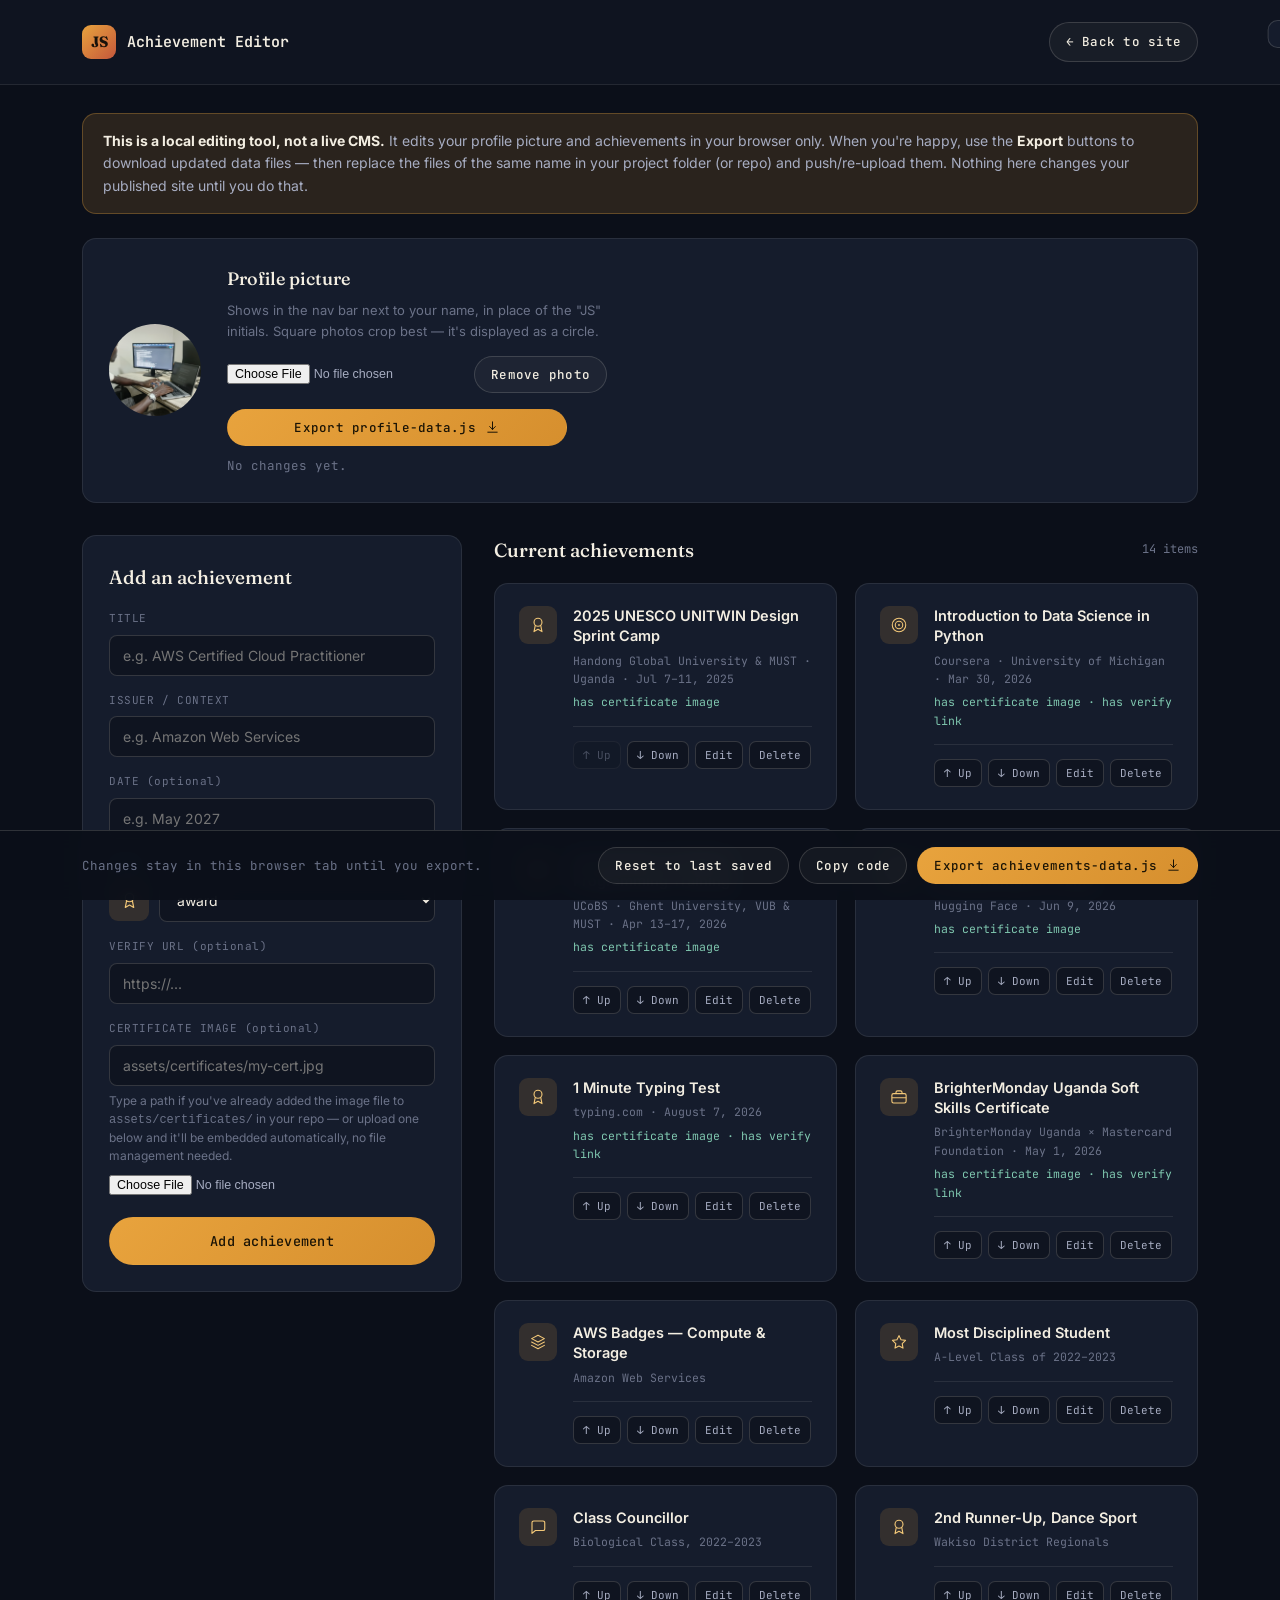
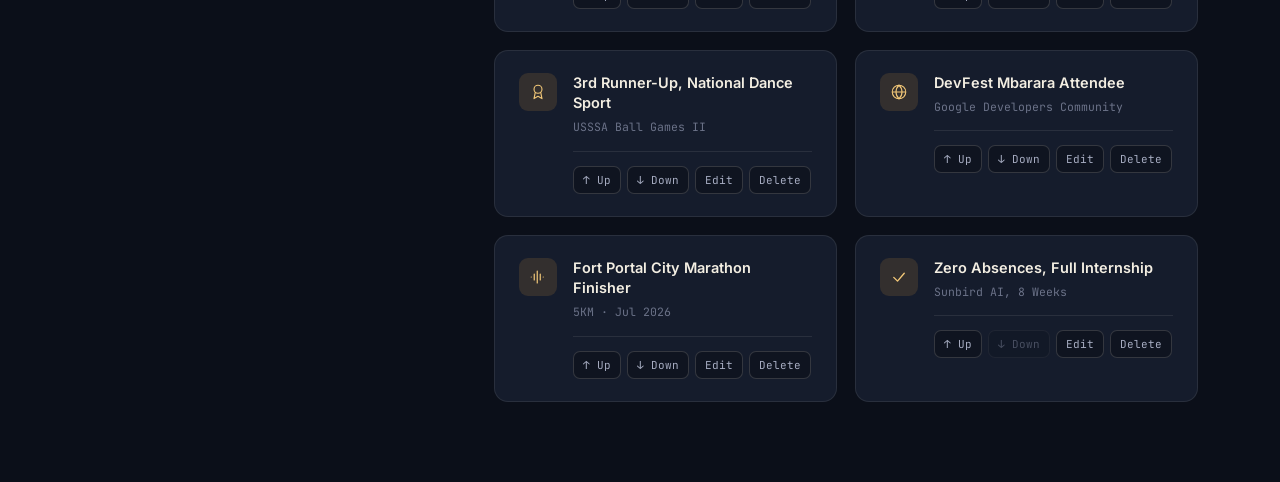
<file: admin.html>
<!DOCTYPE html>
<html lang="en">
<head>
<meta charset="UTF-8">
<meta name="viewport" content="width=device-width, initial-scale=1.0">
<title>Achievement Editor — Ssemuli Joseph Portfolio</title>
<meta name="robots" content="noindex, nofollow">
<link rel="icon" href="data:image/svg+xml,%3Csvg xmlns='http://www.w3.org/2000/svg' viewBox='0 0 32 32'%3E%3Crect width='32' height='32' rx='7' fill='%230B0F19'/%3E%3Cdefs%3E%3ClinearGradient id='g' x1='0' y1='0' x2='1' y2='1'%3E%3Cstop offset='0' stop-color='%23E8A33D'/%3E%3Cstop offset='1' stop-color='%23C4573B'/%3E%3C/linearGradient%3E%3C/defs%3E%3Ctext x='16' y='22' font-family='Georgia,serif' font-size='16' fill='url(%23g)' text-anchor='middle' font-weight='700'%3EJS%3C/text%3E%3C/svg%3E">
<link rel="stylesheet" href="css/style.css">
<style>
  /* Admin-only additions — scoped, don't touch the public site's CSS */
  body{ padding-bottom: 80px; }
  .adm-header{
    border-bottom: 1px solid var(--border);
    padding: 22px 0;
    background: var(--bg-1);
  }
  .adm-header .container{ display:flex; align-items:center; justify-content:space-between; flex-wrap:wrap; gap:14px; }
  .adm-title{ display:flex; align-items:center; gap:11px; font-family: var(--f-mono); font-weight:600; font-size: 15px; }
  .adm-title .glyph{
    width: 34px; height: 34px; border-radius: 9px;
    background: linear-gradient(135deg, var(--gold) 0%, var(--terracotta) 100%);
    display:flex; align-items:center; justify-content:center; color:#17110a;
    font-family: var(--f-display); font-weight:700; font-size:15px;
  }
  .adm-banner{
    margin: 28px 0 0;
    padding: 16px 20px;
    border: 1px solid rgba(232,163,61,0.3);
    background: var(--gold-dim);
    border-radius: var(--radius-m);
    font-size: 14px;
    color: var(--text-muted);
    line-height: 1.6;
  }
  .adm-banner strong{ color: var(--text); }
  .adm-layout{
    display: grid;
    grid-template-columns: 380px 1fr;
    gap: 32px;
    margin-top: 32px;
    align-items: start;
  }
  @media (max-width: 900px){ .adm-layout{ grid-template-columns: 1fr; } }

  .adm-profile-panel{
    display: flex;
    gap: 26px;
    align-items: center;
    background: var(--surface);
    border: 1px solid var(--border);
    border-radius: var(--radius-m);
    padding: 26px;
    margin-top: 24px;
    flex-wrap: wrap;
  }
  .adm-profile-avatar{
    width: 92px; height: 92px;
    border-radius: 50%;
    background: linear-gradient(135deg, var(--gold) 0%, var(--terracotta) 100%);
    display: flex; align-items: center; justify-content: center;
    color: #17110a;
    font-family: var(--f-display);
    font-weight: 700;
    font-size: 30px;
    flex-shrink: 0;
    overflow: hidden;
  }
  .adm-profile-avatar img{ width: 100%; height: 100%; object-fit: cover; display: block; }
  .adm-profile-controls{ flex: 1; min-width: 240px; }
  .adm-profile-controls h3{ font-family: var(--f-display); font-weight: 500; font-size: 18px; margin-bottom: 6px; }
  .adm-profile-hint{ font-size: 13px; color: var(--text-dim); line-height: 1.6; margin-bottom: 14px; max-width: 48ch; }
  #profileExportStatus{ display:block; margin-top: 10px; }

  .adm-panel{
    background: var(--surface);
    border: 1px solid var(--border);
    border-radius: var(--radius-m);
    padding: 26px;
    position: sticky;
    top: 24px;
  }
  @media (max-width: 900px){ .adm-panel{ position: static; } }
  .adm-panel h3{
    font-family: var(--f-display); font-weight:500; font-size: 19px; margin-bottom: 18px;
  }
  .adm-field{ margin-bottom: 16px; }
  .adm-field label{
    display:block; font-family: var(--f-mono); font-size: 11px; letter-spacing:.05em;
    text-transform: uppercase; color: var(--text-dim); margin-bottom: 7px;
  }
  .adm-field .hint{
    display:block; margin-top: 6px; font-size: 12px; color: var(--text-dim); line-height:1.5;
  }
  .adm-field input[type=text], .adm-field input[type=url], .adm-field select{
    width:100%; background: var(--bg-1); border:1px solid var(--border-strong);
    border-radius: 8px; padding: 11px 13px; color: var(--text); font-family: var(--f-body);
    font-size: 14px;
  }
  .adm-field input:focus, .adm-field select:focus{ outline: 2px solid var(--gold); outline-offset: 1px; }
  .adm-icon-row{ display:flex; align-items:center; gap:10px; }
  .adm-icon-preview{
    width: 40px; height:40px; border-radius:9px; background: var(--gold-dim); color: var(--gold-soft);
    display:flex; align-items:center; justify-content:center; flex-shrink:0;
  }
  .adm-icon-preview svg{ width:19px; height:19px; }
  .adm-file-row{ display:flex; align-items:center; gap:10px; flex-wrap:wrap; }
  .adm-file-row input[type=file]{ font-size:12.5px; color: var(--text-muted); max-width: 100%; }
  .adm-thumb{
    display:none; align-items:center; gap:10px; margin-top: 10px; padding: 8px 10px;
    background: var(--bg-1); border:1px solid var(--border); border-radius: 8px; font-size: 12.5px; color: var(--text-muted);
  }
  .adm-thumb.show{ display:flex; }
  .adm-thumb img{ width: 40px; height:40px; object-fit:cover; border-radius:5px; }
  .adm-thumb button{ margin-left:auto; background:none;border:none;color:var(--terracotta-soft); font-family:var(--f-mono); font-size:11.5px; cursor:pointer; }
  .adm-form-actions{ display:flex; gap:10px; margin-top: 22px; }
  .adm-form-actions .btn{ flex:1; justify-content:center; }

  .adm-list-head{ display:flex; align-items:center; justify-content:space-between; margin-bottom:18px; flex-wrap:wrap; gap:12px; }
  .adm-list-head h3{ font-family: var(--f-display); font-weight:500; font-size: 19px; }
  .adm-count{ font-family: var(--f-mono); font-size:12px; color: var(--text-dim); }

  .adm-card{ min-width: 0; }
  #admList.ach-grid{ grid-template-columns: repeat(2, 1fr); }
  @media (max-width: 700px){ #admList.ach-grid{ grid-template-columns: 1fr; } }
  .adm-card-controls{
    display:flex; flex-wrap: wrap; gap:6px; margin-top:14px; padding-top:14px; border-top:1px solid var(--border);
  }
  .adm-card-controls button{
    background: var(--bg-1); border:1px solid var(--border-strong); color: var(--text-muted);
    border-radius:7px; padding:6px 9px; font-family: var(--f-mono); font-size:11px;
    display:flex; align-items:center; gap:4px; cursor:pointer; transition: border-color .2s, color .2s;
    white-space: nowrap;
  }
  .adm-card-controls button:hover{ border-color: var(--gold); color: var(--gold-soft); }
  .adm-card-controls button.danger:hover{ border-color: var(--terracotta); color: var(--terracotta-soft); }
  .adm-card-controls svg{ width:12px; height:12px; }

  .adm-empty{
    padding: 60px 20px; text-align:center; color: var(--text-dim); font-family: var(--f-mono); font-size: 13px;
    border: 1px dashed var(--border-strong); border-radius: var(--radius-m);
  }

  .adm-export-bar{
    position: fixed; left:0; right:0; bottom:0; z-index: 50;
    background: rgba(11,15,25,0.94); backdrop-filter: blur(10px);
    border-top: 1px solid var(--border-strong);
    padding: 16px 0;
  }
  .adm-export-bar .container{ display:flex; align-items:center; justify-content:space-between; gap:16px; flex-wrap:wrap; }
  .adm-export-status{ font-family: var(--f-mono); font-size: 12.5px; color: var(--text-dim); }
  .adm-export-status.ok{ color: var(--teal-soft); }
  .adm-export-actions{ display:flex; gap:10px; flex-wrap:wrap; }
  .adm-toast{
    position: fixed; top: 20px; right: 20px; z-index: 300;
    background: var(--surface); border:1px solid var(--border-strong); border-radius: 10px;
    padding: 13px 18px; font-family: var(--f-mono); font-size:13px; color: var(--text);
    box-shadow: 0 20px 50px -20px rgba(0,0,0,0.6);
    transform: translateX(120%); transition: transform .3s ease;
  }
  .adm-toast.show{ transform: translateX(0); }
</style>
</head>
<body>

<header class="adm-header">
  <div class="container">
    <div class="adm-title"><span class="glyph">JS</span> Achievement Editor</div>
    <a href="index.html" class="btn btn-ghost btn-sm">&larr; Back to site</a>
  </div>
</header>

<div class="container">
  <div class="adm-banner">
    <strong>This is a local editing tool, not a live CMS.</strong> It edits your profile picture and achievements in your browser only. When you're happy, use the <strong>Export</strong> buttons to download updated data files — then replace the files of the same name in your project folder (or repo) and push/re-upload them. Nothing here changes your published site until you do that.
  </div>

  <!-- ===================== PROFILE PICTURE PANEL ===================== -->
  <div class="adm-profile-panel">
    <div class="adm-profile-preview">
      <div class="adm-profile-avatar" id="profileAvatarPreview">JS</div>
    </div>
    <div class="adm-profile-controls">
      <h3>Profile picture</h3>
      <p class="adm-profile-hint">Shows in the nav bar next to your name, in place of the "JS" initials. Square photos crop best — it's displayed as a circle.</p>
      <div class="adm-file-row">
        <input type="file" id="profileUpload" accept="image/*">
        <button type="button" class="btn btn-ghost btn-sm" id="profileRemoveBtn">Remove photo</button>
      </div>
      <div class="adm-form-actions" style="margin-top:16px; max-width:340px;">
        <button type="button" class="btn btn-primary btn-sm" id="profileExportBtn">Export profile-data.js <svg><use href="#icon-download"/></svg></button>
      </div>
      <span class="adm-export-status" id="profileExportStatus">No changes yet.</span>
    </div>
  </div>

  <div class="adm-layout">

    <!-- ===================== FORM PANEL ===================== -->
    <div class="adm-panel">
      <h3 id="formTitle">Add an achievement</h3>
      <form id="admForm">
        <div class="adm-field">
          <label for="fTitle">Title</label>
          <input type="text" id="fTitle" placeholder="e.g. AWS Certified Cloud Practitioner" required>
        </div>
        <div class="adm-field">
          <label for="fIssuer">Issuer / context</label>
          <input type="text" id="fIssuer" placeholder="e.g. Amazon Web Services" required>
        </div>
        <div class="adm-field">
          <label for="fDate">Date <span style="text-transform:none;color:var(--text-dim)">(optional)</span></label>
          <input type="text" id="fDate" placeholder="e.g. May 2027">
        </div>
        <div class="adm-field">
          <label for="fIcon">Icon</label>
          <div class="adm-icon-row">
            <div class="adm-icon-preview" id="fIconPreview"><svg><use href="#icon-award"/></svg></div>
            <select id="fIcon" style="flex:1"></select>
          </div>
        </div>
        <div class="adm-field">
          <label for="fVerify">Verify URL <span style="text-transform:none;color:var(--text-dim)">(optional)</span></label>
          <input type="url" id="fVerify" placeholder="https://...">
        </div>
        <div class="adm-field">
          <label for="fCertPath">Certificate image <span style="text-transform:none;color:var(--text-dim)">(optional)</span></label>
          <input type="text" id="fCertPath" placeholder="assets/certificates/my-cert.jpg">
          <span class="hint">Type a path if you've already added the image file to <code>assets/certificates/</code> in your repo — or upload one below and it'll be embedded automatically, no file management needed.</span>
          <div class="adm-file-row" style="margin-top:10px;">
            <input type="file" id="fCertUpload" accept="image/*">
          </div>
          <div class="adm-thumb" id="certThumb">
            <img id="certThumbImg" alt="">
            <span id="certThumbName"></span>
            <button type="button" id="certThumbClear">remove</button>
          </div>
        </div>
        <div class="adm-form-actions">
          <button type="submit" class="btn btn-primary" id="submitBtn">Add achievement</button>
          <button type="button" class="btn btn-ghost" id="cancelEditBtn" style="display:none;">Cancel</button>
        </div>
      </form>
    </div>

    <!-- ===================== LIST PANEL ===================== -->
    <div>
      <div class="adm-list-head">
        <h3>Current achievements</h3>
        <span class="adm-count" id="admCount">0 items</span>
      </div>
      <div class="ach-grid" id="admList"></div>
      <div class="adm-empty" id="admEmpty" style="display:none;">No achievements yet — add your first one on the left.</div>
    </div>

  </div>
</div>

<!-- ===================== EXPORT BAR ===================== -->
<div class="adm-export-bar">
  <div class="container">
    <span class="adm-export-status" id="exportStatus">Changes stay in this browser tab until you export.</span>
    <div class="adm-export-actions">
      <button class="btn btn-ghost btn-sm" id="resetBtn">Reset to last saved</button>
      <button class="btn btn-ghost btn-sm" id="copyBtn">Copy code</button>
      <button class="btn btn-primary btn-sm" id="exportBtn">Export achievements-data.js <svg><use href="#icon-download"/></svg></button>
    </div>
  </div>
</div>

<div class="adm-toast" id="toast"></div>

<!-- Icon sprite (same set as index.html, duplicated so this page works standalone) -->
<svg width="0" height="0" style="position:absolute" aria-hidden="true">
<defs>
<symbol id="icon-award" viewBox="0 0 24 24"><circle cx="12" cy="8.3" r="5.3" stroke="currentColor" fill="none" stroke-width="1.5"/><path stroke="currentColor" fill="none" stroke-width="1.5" stroke-linecap="round" stroke-linejoin="round" d="m8.3 12.8-1.6 8 5.3-3 5.3 3-1.6-8"/></symbol>
<symbol id="icon-target" viewBox="0 0 24 24"><circle cx="12" cy="12" r="9" stroke="currentColor" fill="none" stroke-width="1.4"/><circle cx="12" cy="12" r="5" stroke="currentColor" fill="none" stroke-width="1.4"/><circle cx="12" cy="12" r="1.2" fill="currentColor"/></symbol>
<symbol id="icon-code" viewBox="0 0 24 24"><path stroke="currentColor" fill="none" stroke-width="1.6" stroke-linecap="round" stroke-linejoin="round" d="m8.5 7-5 5 5 5M15.5 7l5 5-5 5"/></symbol>
<symbol id="icon-hf" viewBox="0 0 24 24"><circle cx="12" cy="12" r="9.3" stroke="currentColor" fill="none" stroke-width="1.6"/><path d="M8.3 10.2c.5 0 1 .5 1 1.2s-.5 1.2-1 1.2-1-.5-1-1.2.5-1.2 1-1.2Zm7.4 0c.5 0 1 .5 1 1.2s-.5 1.2-1 1.2-1-.5-1-1.2.5-1.2 1-1.2Z" fill="currentColor"/><path d="M8.5 14.8c1.2 1.6 5.8 1.6 7 0" stroke="currentColor" fill="none" stroke-width="1.4" stroke-linecap="round"/></symbol>
<symbol id="icon-briefcase" viewBox="0 0 24 24"><rect x="2.5" y="7.5" width="19" height="12.5" rx="2.2" stroke="currentColor" fill="none" stroke-width="1.5"/><path stroke="currentColor" fill="none" stroke-width="1.5" d="M8 7.5V5.8a2 2 0 0 1 2-2h4a2 2 0 0 1 2 2V7.5M2.5 13h19"/></symbol>
<symbol id="icon-star" viewBox="0 0 24 24"><path stroke="currentColor" fill="none" stroke-width="1.5" stroke-linejoin="round" d="M12 3.5 14.7 9l6 .9-4.4 4.2 1 6-5.3-2.8-5.3 2.8 1-6-4.4-4.2 6-.9 2.7-5.5Z"/></symbol>
<symbol id="icon-message" viewBox="0 0 24 24"><path stroke="currentColor" fill="none" stroke-width="1.5" stroke-linejoin="round" d="M21 14.5a2.2 2.2 0 0 1-2.2 2.2H8.5L4 20.5V6.2A2.2 2.2 0 0 1 6.2 4h12.6A2.2 2.2 0 0 1 21 6.2Z"/></symbol>
<symbol id="icon-globe" viewBox="0 0 24 24"><circle cx="12" cy="12" r="9" stroke="currentColor" fill="none" stroke-width="1.5"/><path stroke="currentColor" fill="none" stroke-width="1.5" d="M3 12h18M12 3c2.6 2.4 4 5.6 4 9s-1.4 6.6-4 9c-2.6-2.4-4-5.6-4-9s1.4-6.6 4-9Z"/></symbol>
<symbol id="icon-waveform" viewBox="0 0 24 24"><path stroke="currentColor" fill="none" stroke-width="1.6" stroke-linecap="round" d="M3 12v0M7 8v8M11 4v16M15 8v8M19 12v0"/></symbol>
<symbol id="icon-check" viewBox="0 0 24 24"><path stroke="currentColor" fill="none" stroke-width="1.8" stroke-linecap="round" stroke-linejoin="round" d="m5 12.5 5 5L19 7"/></symbol>
<symbol id="icon-layers" viewBox="0 0 24 24"><path stroke="currentColor" fill="none" stroke-width="1.5" stroke-linejoin="round" d="m12 3 8.5 4.5L12 12 3.5 7.5 12 3Z"/><path stroke="currentColor" fill="none" stroke-width="1.5" stroke-linecap="round" stroke-linejoin="round" d="m3.5 12 8.5 4.5 8.5-4.5M3.5 16.5 12 21l8.5-4.5"/></symbol>
<symbol id="icon-heart" viewBox="0 0 24 24"><path stroke="currentColor" fill="none" stroke-width="1.6" stroke-linejoin="round" d="M20.4 14.6 12 22l-8.4-7.4a5 5 0 1 1 7.1-7.1L12 9l1.3-1.5a5 5 0 1 1 7.1 7.1Z"/></symbol>
<symbol id="icon-train" viewBox="0 0 24 24"><rect x="5" y="3" width="14" height="13" rx="4" stroke="currentColor" fill="none" stroke-width="1.5"/><path stroke="currentColor" fill="none" stroke-width="1.5" d="M5 10.5h14"/><circle cx="9" cy="19.5" r="1.1" fill="currentColor" stroke="none"/><circle cx="15" cy="19.5" r="1.1" fill="currentColor" stroke="none"/></symbol>
<symbol id="icon-leaf" viewBox="0 0 24 24"><path stroke="currentColor" fill="none" stroke-width="1.5" stroke-linecap="round" stroke-linejoin="round" d="M20 4c0 9-5.5 15-15 15-.5-9 5-15 15-15Z"/><path stroke="currentColor" fill="none" stroke-width="1.5" stroke-linecap="round" d="M5 19c2-4 5-7 11-10"/></symbol>
<symbol id="icon-flask" viewBox="0 0 24 24"><path stroke="currentColor" fill="none" stroke-width="1.5" stroke-linecap="round" stroke-linejoin="round" d="M9.5 2.5h5M10 3v6.2L4.8 18a2 2 0 0 0 1.7 3h11a2 2 0 0 0 1.7-3L14 9.2V3"/></symbol>
<symbol id="icon-mic" viewBox="0 0 24 24"><rect x="9.3" y="2.5" width="5.4" height="10.5" rx="2.7" stroke="currentColor" fill="none" stroke-width="1.5"/><path stroke="currentColor" fill="none" stroke-width="1.5" stroke-linecap="round" d="M5.5 11a6.5 6.5 0 0 0 13 0M12 17.5V21"/></symbol>
<symbol id="icon-arrow" viewBox="0 0 24 24"><path stroke="currentColor" fill="none" stroke-width="1.7" stroke-linecap="round" stroke-linejoin="round" d="M7 17 17 7M7 7h10v10"/></symbol>
<symbol id="icon-download" viewBox="0 0 24 24"><path stroke="currentColor" fill="none" stroke-width="1.6" stroke-linecap="round" stroke-linejoin="round" d="M12 3v12m0 0 4.5-4.5M12 15 7.5 10.5M4.5 19.5h15"/></symbol>
</defs>
</svg>

<script src="js/achievements-data.js"></script>
<script src="js/profile-data.js"></script>
<script src="js/admin.js"></script>
</body>
</html>
</file>
<file: css/style.css>
/* ==========================================================================
   Ssemuli Joseph — Portfolio
   Design tokens
   ========================================================================== */

@import url('https://fonts.googleapis.com/css2?family=Fraunces:ital,opsz,wght@0,9..144,300;0,9..144,400;0,9..144,500;0,9..144,600;0,9..144,700;1,9..144,400;1,9..144,500&family=Inter:wght@400;500;600;700;800&family=JetBrains+Mono:wght@400;500;600;700&display=swap');

:root{
  /* --- color: deep equatorial-night indigo, sunflower gold, Ugandan terracotta, metric teal --- */
  --bg:            #0B0F19;
  --bg-1:          #0F1420;
  --surface:       #151C2C;
  --surface-2:     #1C2540;
  --border:        rgba(242,237,225,0.09);
  --border-strong: rgba(242,237,225,0.16);

  --gold:          #E8A33D;
  --gold-soft:     #F3C878;
  --gold-dim:      rgba(232,163,61,0.14);

  --terracotta:    #C4573B;
  --terracotta-soft: #DE7E63;

  --teal:          #4FA98C;
  --teal-soft:     #7FC7AF;
  --teal-dim:      rgba(79,169,140,0.14);

  --text:          #F3EEE2;
  --text-muted:    #A7ADC2;
  --text-dim:      #6B7288;

  --gradient-hero: radial-gradient(ellipse 60% 50% at 80% 0%, rgba(232,163,61,0.16) 0%, transparent 60%),
                    radial-gradient(ellipse 50% 40% at 10% 10%, rgba(196,87,59,0.12) 0%, transparent 60%);

  /* --- type --- */
  --f-display: 'Fraunces', ui-serif, Georgia, serif;
  --f-body:    'Inter', -apple-system, BlinkMacSystemFont, 'Segoe UI', sans-serif;
  --f-mono:    'JetBrains Mono', ui-monospace, 'SFMono-Regular', Menlo, monospace;

  /* --- layout --- */
  --max-w: 1180px;
  --radius-s: 8px;
  --radius-m: 14px;
  --radius-l: 22px;
  --nav-h: 76px;
}

/* ==========================================================================
   Reset & base
   ========================================================================== */

*, *::before, *::after{ box-sizing: border-box; }
html{ scroll-behavior: smooth; background: var(--bg); }
@media (prefers-reduced-motion: reduce){
  html{ scroll-behavior: auto; }
  *, *::before, *::after{ animation-duration: 0.01ms !important; animation-iteration-count: 1 !important; transition-duration: 0.01ms !important; scroll-behavior: auto !important; }
}

body{
  margin: 0;
  background: transparent;
  color: var(--text);
  font-family: var(--f-body);
  font-size: 16px;
  line-height: 1.6;
  -webkit-font-smoothing: antialiased;
  overflow-x: hidden;
}

img{ max-width: 100%; display: block; }
a{ color: inherit; text-decoration: none; }
ul{ margin: 0; padding: 0; list-style: none; }
button{ font-family: inherit; cursor: pointer; }
h1,h2,h3,h4,p{ margin: 0; overflow-wrap: break-word; }

::selection{ background: var(--gold); color: #16110a; }

:focus-visible{
  outline: 2px solid var(--gold);
  outline-offset: 3px;
  border-radius: 4px;
}

.container{
  max-width: var(--max-w);
  margin: 0 auto;
  padding: 0 32px;
}

/* ==========================================================================
   Galaxy background — fixed starfield behind all content
   ========================================================================== */

.bg-galaxy{
  position: fixed;
  inset: 0;
  z-index: 0;
  pointer-events: none;
  overflow: hidden;
  background-color: var(--bg);
  background-image:
    radial-gradient(ellipse 70% 45% at 15% -8%, rgba(196,87,59,0.16) 0%, transparent 60%),
    radial-gradient(ellipse 55% 40% at 92% 8%, rgba(232,163,61,0.13) 0%, transparent 55%),
    radial-gradient(ellipse 60% 50% at 50% 105%, rgba(79,169,140,0.08) 0%, transparent 60%),
    radial-gradient(ellipse 40% 35% at 75% 60%, rgba(232,163,61,0.06) 0%, transparent 60%);
  background-repeat: no-repeat;
  animation: nebula-drift 100s ease-in-out infinite alternate;
}
@keyframes nebula-drift{
  0%{ opacity: 0.75; transform: scale(1) translate(0, 0); }
  50%{ opacity: 1; transform: scale(1.06) translate(-1.2%, 1%); }
  100%{ opacity: 0.85; transform: scale(1.02) translate(1%, -0.8%); }
}
@media (prefers-reduced-motion: reduce){
  .bg-galaxy{ animation: none; }
}
.bg-galaxy canvas{
  position: absolute;
  inset: 0;
  width: 100%;
  height: 100%;
  display: block;
}

.bg-noise{
  position: fixed;
  inset: 0;
  pointer-events: none;
  z-index: 0;
  opacity: 0.035;
  background-image: url("data:image/svg+xml,%3Csvg xmlns='http://www.w3.org/2000/svg' width='120' height='120'%3E%3Cfilter id='n'%3E%3CfeTurbulence type='fractalNoise' baseFrequency='0.9' numOctaves='2' stitchTiles='stitch'/%3E%3C/filter%3E%3Crect width='100%25' height='100%25' filter='url(%23n)'/%3E%3C/svg%3E");
}

/* ==========================================================================
   Type scale
   ========================================================================== */

.eyebrow{
  font-family: var(--f-mono);
  font-size: 12.5px;
  letter-spacing: 0.14em;
  text-transform: uppercase;
  color: var(--gold);
  display: inline-flex;
  align-items: center;
  gap: 10px;
  font-weight: 500;
}
.eyebrow::before{
  content: '';
  width: 7px; height: 7px;
  border-radius: 50%;
  background: var(--gold);
  box-shadow: 0 0 0 3px var(--gold-dim);
  flex-shrink: 0;
}

.section-head{
  max-width: 640px;
  margin-bottom: 56px;
}
.section-head h2{
  font-family: var(--f-display);
  font-weight: 500;
  font-size: clamp(28px, 4vw, 42px);
  line-height: 1.15;
  margin-top: 14px;
  letter-spacing: -0.01em;
}
.section-head p{
  margin-top: 16px;
  color: var(--text-muted);
  font-size: 17px;
  max-width: 54ch;
}
.section-head.center{
  margin-left: auto;
  margin-right: auto;
  text-align: center;
}
.section-head.center .eyebrow{ justify-content: center; }
.section-head.center p{ margin-left: auto; margin-right: auto; }

section{
  position: relative;
  padding: 108px 0;
  z-index: 1;
}
section.tight{ padding: 72px 0; }

.text-gold{ color: var(--gold); }
.text-teal{ color: var(--teal); }
.text-terracotta{ color: var(--terracotta-soft); }
.font-mono{ font-family: var(--f-mono); }

/* ==========================================================================
   Buttons
   ========================================================================== */

.btn{
  font-family: var(--f-mono);
  font-size: 13.5px;
  font-weight: 500;
  letter-spacing: 0.02em;
  padding: 14px 24px;
  border-radius: 100px;
  display: inline-flex;
  align-items: center;
  gap: 9px;
  border: 1px solid transparent;
  transition: transform 0.25s cubic-bezier(.2,.8,.2,1), box-shadow 0.25s, border-color 0.25s, background 0.25s;
  white-space: nowrap;
}
.btn-primary{
  background: linear-gradient(135deg, var(--gold) 0%, #d68f2e 100%);
  color: #1A1305;
}
.btn-primary:hover{
  transform: translateY(-2px);
  box-shadow: 0 10px 30px -8px rgba(232,163,61,0.55);
}
.btn-ghost{
  background: rgba(243,238,226,0.04);
  border-color: var(--border-strong);
  color: var(--text);
}
.btn-ghost:hover{
  border-color: var(--gold);
  background: rgba(232,163,61,0.08);
  transform: translateY(-2px);
}
.btn-sm{ padding: 9px 16px; font-size: 12.5px; }
.btn svg{ width: 15px; height: 15px; flex-shrink: 0; }

/* ==========================================================================
   Nav
   ========================================================================== */

.nav{
  position: fixed;
  top: 0; left: 0; right: 0;
  height: var(--nav-h);
  z-index: 100;
  display: flex;
  align-items: center;
  background: rgba(11,15,25,0.7);
  backdrop-filter: blur(14px) saturate(140%);
  -webkit-backdrop-filter: blur(14px) saturate(140%);
  border-bottom: 1px solid transparent;
  transition: border-color 0.3s, background 0.3s;
}
.nav.scrolled{
  border-bottom-color: var(--border);
  background: rgba(11,15,25,0.88);
}
.nav .container{
  display: flex;
  align-items: center;
  justify-content: space-between;
  width: 100%;
}
.nav-mark{
  display: flex;
  align-items: center;
  gap: 11px;
  font-family: var(--f-mono);
  font-size: 14.5px;
  font-weight: 600;
  letter-spacing: 0.01em;
}
.nav-mark .glyph{
  width: 34px; height: 34px;
  border-radius: 9px;
  background: linear-gradient(135deg, var(--gold) 0%, var(--terracotta) 100%);
  display: flex; align-items: center; justify-content: center;
  color: #17110a;
  font-family: var(--f-display);
  font-weight: 700;
  font-size: 15px;
  flex-shrink: 0;
  overflow: hidden;
}
.nav-mark .glyph.has-photo{
  border-radius: 50%;
  padding: 0;
  box-shadow: 0 0 0 1.5px var(--gold), 0 0 0 3px rgba(232,163,61,0.18);
}
.nav-mark .glyph img{
  width: 100%; height: 100%;
  object-fit: cover;
  display: block;
}
.nav-links{
  display: flex;
  align-items: center;
  gap: 34px;
}
.nav-links a{
  font-size: 14px;
  color: var(--text-muted);
  transition: color 0.2s;
  position: relative;
}
.nav-links a:hover{ color: var(--text); }
.nav-cta{ display: flex; align-items: center; gap: 14px; }
.nav-toggle{
  display: none;
  background: none; border: none; color: var(--text);
  width: 40px; height: 40px;
  align-items: center; justify-content: center;
}
.nav-toggle svg{ width: 22px; height: 22px; }

@media (max-width: 900px){
  .nav-links{
    position: fixed;
    top: var(--nav-h); left: 0; right: 0;
    flex-direction: column;
    align-items: flex-start;
    gap: 0;
    background: rgba(11,15,25,0.98);
    backdrop-filter: blur(14px);
    border-bottom: 1px solid var(--border);
    max-height: 0;
    overflow: hidden;
    transition: max-height 0.35s ease;
  }
  .nav-links.open{ max-height: 480px; }
  .nav-links a{
    width: 100%;
    padding: 16px 32px;
    border-bottom: 1px solid var(--border);
    font-size: 15px;
  }
  .nav-cta .btn-ghost{ display: none; }
  .nav-toggle{ display: flex; }
}

/* ==========================================================================
   Hero
   ========================================================================== */

.hero{
  padding: calc(var(--nav-h) + 72px) 0 90px;
  position: relative;
  overflow: hidden;
}
.hero::before{
  content: '';
  position: absolute; inset: 0;
  background: var(--gradient-hero);
  pointer-events: none;
}
.hero-grid{
  display: grid;
  grid-template-columns: 1.05fr 0.95fr;
  gap: 56px;
  align-items: center;
  position: relative;
}
.hero-grid > *{ min-width: 0; }
.hero-copy h1{
  font-family: var(--f-display);
  font-weight: 500;
  font-size: clamp(38px, 5.2vw, 66px);
  line-height: 1.06;
  letter-spacing: -0.015em;
  margin-top: 20px;
}
.hero-copy h1 em{
  font-style: italic;
  font-weight: 400;
  background: linear-gradient(100deg, var(--gold-soft), var(--terracotta-soft) 65%);
  -webkit-background-clip: text;
  background-clip: text;
  color: transparent;
}
.hero-copy .sub{
  margin-top: 24px;
  font-size: 18px;
  color: var(--text-muted);
  max-width: 46ch;
  line-height: 1.65;
}
.hero-actions{
  margin-top: 36px;
  display: flex;
  align-items: center;
  gap: 16px;
  flex-wrap: wrap;
}
.hero-social{
  margin-top: 40px;
  display: flex;
  align-items: center;
  gap: 22px;
  flex-wrap: wrap;
}
.hero-social a{
  display: flex;
  align-items: center;
  gap: 8px;
  font-family: var(--f-mono);
  font-size: 13px;
  color: var(--text-dim);
  transition: color 0.2s;
  overflow-wrap: anywhere;
}
.hero-social a:hover{ color: var(--gold-soft); }
.hero-social svg{ width: 17px; height: 17px; }

/* --- terminal / eval console signature widget --- */
.console{
  background: linear-gradient(180deg, var(--surface) 0%, var(--bg-1) 100%);
  border: 1px solid var(--border-strong);
  border-radius: var(--radius-l);
  box-shadow: 0 30px 70px -25px rgba(0,0,0,0.65), 0 0 0 1px rgba(255,255,255,0.02) inset;
  overflow: hidden;
  position: relative;
}
.console-bar{
  display: flex;
  align-items: center;
  gap: 8px;
  padding: 14px 18px;
  border-bottom: 1px solid var(--border);
  background: rgba(255,255,255,0.015);
}
.console-bar .dot{ width: 10px; height: 10px; border-radius: 50%; }
.console-bar .dot:nth-child(1){ background: #DE7E63; }
.console-bar .dot:nth-child(2){ background: var(--gold); }
.console-bar .dot:nth-child(3){ background: var(--teal); }
.console-bar .label{
  margin-left: 10px;
  font-family: var(--f-mono);
  font-size: 12px;
  color: var(--text-dim);
}
.console-body{
  padding: 22px 22px 26px;
  font-family: var(--f-mono);
  font-size: 13px;
  line-height: 1.85;
  min-height: 300px;
  white-space: pre-wrap;
  word-break: break-word;
}
.console-body .ln{ display: flex; gap: 10px; white-space: pre-wrap; word-break: break-word; }
.console-line-num{ color: var(--text-dim); opacity: 0.5; user-select: none; width: 16px; flex-shrink: 0; text-align: right; }
.console .prompt{ color: var(--teal-soft); }
.console .cmd{ color: var(--text); }
.console .out{ color: var(--text-muted); }
.console .ok{ color: var(--teal-soft); }
.console .key{ color: var(--gold-soft); }
.console .val{ color: var(--text); }
.console .comment{ color: var(--text-dim); }
.console .cursor{
  display: inline-block;
  width: 7px; height: 15px;
  background: var(--gold);
  margin-left: 2px;
  vertical-align: middle;
  animation: blink 1s step-end infinite;
}
@keyframes blink{ 50%{ opacity: 0; } }

.console-metrics{
  display: grid;
  grid-template-columns: repeat(3, 1fr);
  border-top: 1px solid var(--border);
}
.console-metrics > *{ min-width: 0; }
.console-metrics div{
  padding: 16px 14px;
  text-align: center;
  border-right: 1px solid var(--border);
}
.console-metrics div:last-child{ border-right: none; }
.console-metrics .num{
  font-family: var(--f-mono);
  font-size: 19px;
  font-weight: 600;
  color: var(--gold-soft);
}
.console-metrics .lbl{
  margin-top: 4px;
  font-family: var(--f-mono);
  font-size: 10px;
  letter-spacing: 0.06em;
  text-transform: uppercase;
  color: var(--text-dim);
}

@media (max-width: 980px){
  .hero-grid{ grid-template-columns: 1fr; }
  .console{ max-width: 560px; }
}

/* ==========================================================================
   Marquee ticker
   ========================================================================== */

.marquee-wrap{
  border-top: 1px solid var(--border);
  border-bottom: 1px solid var(--border);
  background: var(--bg-1);
  padding: 20px 0;
  overflow: hidden;
  position: relative;
  z-index: 1;
}
.marquee-wrap::before, .marquee-wrap::after{
  content: '';
  position: absolute; top: 0; bottom: 0;
  width: 120px; z-index: 2; pointer-events: none;
}
.marquee-wrap::before{ left: 0; background: linear-gradient(90deg, var(--bg-1), transparent); }
.marquee-wrap::after{ right: 0; background: linear-gradient(270deg, var(--bg-1), transparent); }
.marquee-track{
  display: flex;
  width: max-content;
  animation: scroll-left 38s linear infinite;
  gap: 0;
}
@keyframes scroll-left{
  from{ transform: translateX(0); }
  to{ transform: translateX(-50%); }
}
.marquee-item{
  font-family: var(--f-mono);
  font-size: 14px;
  color: var(--text-dim);
  padding: 0 26px;
  display: flex;
  align-items: center;
  gap: 26px;
  flex-shrink: 0;
}
.marquee-item span{ color: var(--text-muted); }
.marquee-item .sep{ color: var(--gold); opacity: 0.6; }

/* ==========================================================================
   Pull quote band
   ========================================================================== */

.quote-band{
  padding: 108px 0;
  position: relative;
  background:
    linear-gradient(180deg, var(--bg) 0%, var(--bg-1) 100%);
  border-bottom: 1px solid var(--border);
}
.quote-band::before{
  content: '';
  position: absolute; left: 0; top: 0; bottom: 0;
  width: 4px;
  background: linear-gradient(180deg, var(--gold), var(--terracotta));
}
.quote-inner{
  max-width: 820px;
  margin: 0 auto;
  padding: 0 32px;
  text-align: center;
}
.quote-mark{
  font-family: var(--f-display);
  font-size: 64px;
  color: var(--gold);
  opacity: 0.55;
  line-height: 1;
}
.quote-inner p{
  font-family: var(--f-display);
  font-style: italic;
  font-weight: 400;
  font-size: clamp(24px, 3.4vw, 36px);
  line-height: 1.42;
  color: var(--text);
}
.quote-attr{
  margin-top: 26px;
  font-family: var(--f-mono);
  font-size: 13px;
  color: var(--text-dim);
}

/* ==========================================================================
   About
   ========================================================================== */

.about-grid{
  display: grid;
  grid-template-columns: 0.78fr 1.22fr;
  gap: 64px;
  align-items: start;
}
.about-grid > *{ min-width: 0; }
.polaroid{
  background: var(--surface);
  border: 1px solid var(--border-strong);
  border-radius: var(--radius-m);
  padding: 14px 14px 20px;
  transform: rotate(-3deg);
  max-width: 340px;
  box-shadow: 0 30px 60px -30px rgba(0,0,0,0.6);
  transition: transform 0.4s ease;
}
.polaroid:hover{ transform: rotate(0deg); }
.polaroid .frame{
  border-radius: 8px;
  overflow: hidden;
  position: relative;
  aspect-ratio: 4/5;
}
.polaroid .frame img{
  width: 100%; height: 100%; object-fit: cover;
  filter: grayscale(0.25) sepia(0.18) saturate(1.3) contrast(1.02);
}
.polaroid .frame::after{
  content:'';
  position: absolute; inset: 0;
  background: linear-gradient(160deg, rgba(232,163,61,0.28), rgba(15,20,32,0.35) 70%);
  mix-blend-mode: color;
}
.polaroid figcaption{
  margin-top: 14px;
  font-family: var(--f-mono);
  font-size: 11.5px;
  color: var(--text-dim);
  line-height: 1.5;
  padding: 0 4px;
}
.polaroid figcaption strong{ color: var(--text-muted); display: block; font-size: 12.5px; margin-bottom: 2px; }

.about-copy p{
  color: var(--text-muted);
  font-size: 16.5px;
  line-height: 1.8;
  margin-bottom: 18px;
}
.about-copy p:first-of-type{
  font-size: 19px;
  color: var(--text);
  font-family: var(--f-display);
  font-weight: 400;
  line-height: 1.55;
}

.facts{
  margin-top: 36px;
  display: grid;
  grid-template-columns: repeat(2, 1fr);
  gap: 1px;
  background: var(--border);
  border: 1px solid var(--border);
  border-radius: var(--radius-m);
  overflow: hidden;
}
.fact{
  background: var(--surface);
  padding: 18px 22px;
  min-width: 0;
}
.fact .lbl{
  font-family: var(--f-mono);
  font-size: 10.5px;
  letter-spacing: 0.08em;
  text-transform: uppercase;
  color: var(--text-dim);
}
.fact .val{
  margin-top: 6px;
  font-size: 15px;
  color: var(--text);
}

@media (max-width: 860px){
  .about-grid{ grid-template-columns: 1fr; }
  .polaroid{ margin: 0 auto; }
  .facts{ grid-template-columns: 1fr; }
}

/* ==========================================================================
   Experience timeline (internship weeks)
   ========================================================================== */

.timeline{
  position: relative;
}
.timeline::before{
  content: '';
  position: absolute;
  left: 27px;
  top: 6px; bottom: 6px;
  width: 1px;
  background: linear-gradient(180deg, var(--gold) 0%, var(--border) 15%, var(--border) 85%, var(--terracotta) 100%);
}
.tl-item{
  position: relative;
  padding-left: 74px;
  margin-bottom: 8px;
}
.tl-item:last-child{ margin-bottom: 0; }
.tl-node{
  position: absolute;
  left: 0; top: 4px;
  width: 56px; height: 56px;
  border-radius: 50%;
  background: var(--surface);
  border: 1px solid var(--border-strong);
  display: flex; align-items: center; justify-content: center;
  font-family: var(--f-mono);
  font-size: 11px;
  color: var(--gold-soft);
  flex-direction: column;
  line-height: 1.15;
}
.tl-node small{ font-size: 8px; color: var(--text-dim); letter-spacing: 0.05em; }
.tl-card{
  background: var(--surface);
  border: 1px solid var(--border);
  border-radius: var(--radius-m);
  padding: 26px 28px;
  margin-bottom: 22px;
  transition: border-color 0.25s, background 0.25s, transform 0.25s;
}
.tl-card:hover{
  border-color: var(--border-strong);
  background: var(--surface-2);
  transform: translateX(4px);
}
.tl-card .tl-dates{
  font-family: var(--f-mono);
  font-size: 11.5px;
  color: var(--text-dim);
  letter-spacing: 0.04em;
}
.tl-card h3{
  font-family: var(--f-display);
  font-size: 21px;
  font-weight: 500;
  margin-top: 8px;
  color: var(--text);
}
.tl-card p{
  margin-top: 10px;
  color: var(--text-muted);
  font-size: 15px;
  line-height: 1.7;
}
.tl-tags{
  margin-top: 16px;
  display: flex;
  flex-wrap: wrap;
  gap: 8px;
}
.tag{
  font-family: var(--f-mono);
  font-size: 11.5px;
  padding: 5px 11px;
  border-radius: 100px;
  background: var(--gold-dim);
  color: var(--gold-soft);
  border: 1px solid rgba(232,163,61,0.25);
}
.tag.teal{ background: var(--teal-dim); color: var(--teal-soft); border-color: rgba(79,169,140,0.25); }
.tl-links{
  margin-top: 16px;
  display: flex;
  gap: 18px;
  flex-wrap: wrap;
}
.tl-links a{
  font-family: var(--f-mono);
  font-size: 12.5px;
  color: var(--text-muted);
  display: inline-flex;
  align-items: center;
  gap: 6px;
  border-bottom: 1px solid var(--border-strong);
  padding-bottom: 1px;
  transition: color 0.2s, border-color 0.2s;
}
.tl-links a:hover{ color: var(--gold-soft); border-color: var(--gold); }
.tl-links svg{ width: 13px; height: 13px; }

@media (max-width: 640px){
  .timeline::before{ left: 19px; }
  .tl-item{ padding-left: 52px; }
  .tl-node{ width: 40px; height: 40px; font-size: 9px; }
  .tl-card{ padding: 20px; }
}

/* ==========================================================================
   Projects grid
   ========================================================================== */

.project-filter{
  display: flex;
  gap: 10px;
  flex-wrap: wrap;
  margin-bottom: 40px;
}
.filter-btn{
  font-family: var(--f-mono);
  font-size: 12.5px;
  padding: 9px 17px;
  border-radius: 100px;
  border: 1px solid var(--border-strong);
  background: transparent;
  color: var(--text-muted);
  transition: all 0.2s;
}
.filter-btn:hover{ border-color: var(--gold); color: var(--text); }
.filter-btn.active{
  background: var(--gold);
  border-color: var(--gold);
  color: #1A1305;
}

.project-grid{
  display: grid;
  grid-template-columns: repeat(3, 1fr);
  gap: 22px;
}
.pcard{
  min-width: 0;
  background: var(--surface);
  border: 1px solid var(--border);
  border-radius: var(--radius-m);
  padding: 28px 26px;
  display: flex;
  flex-direction: column;
  transition: transform 0.3s cubic-bezier(.2,.8,.2,1), border-color 0.3s, box-shadow 0.3s;
  position: relative;
  overflow: hidden;
}
.pcard::before{
  content: '';
  position: absolute; top: 0; left: 0; right: 0; height: 2px;
  background: linear-gradient(90deg, var(--gold), var(--terracotta));
  transform: scaleX(0);
  transform-origin: left;
  transition: transform 0.35s ease;
}
.pcard:hover{
  transform: translateY(-6px);
  border-color: var(--border-strong);
  box-shadow: 0 26px 50px -28px rgba(0,0,0,0.6);
}
.pcard:hover::before{ transform: scaleX(1); }
.pcard-top{
  display: flex;
  align-items: flex-start;
  justify-content: space-between;
  gap: 12px;
}
.pcard-icon{
  width: 42px; height: 42px;
  border-radius: 10px;
  background: var(--surface-2);
  border: 1px solid var(--border-strong);
  display: flex; align-items: center; justify-content: center;
  color: var(--gold-soft);
  flex-shrink: 0;
}
.pcard-icon svg{ width: 20px; height: 20px; }
.pcard-status{
  font-family: var(--f-mono);
  font-size: 10px;
  text-transform: uppercase;
  letter-spacing: 0.06em;
  color: var(--teal-soft);
  display: flex;
  align-items: center;
  gap: 6px;
  padding-top: 4px;
}
.pcard-status::before{
  content: ''; width: 6px; height: 6px; border-radius: 50%;
  background: var(--teal-soft);
}
.pcard h3{
  font-family: var(--f-display);
  font-size: 19px;
  font-weight: 500;
  margin-top: 18px;
  color: var(--text);
}
.pcard p{
  margin-top: 9px;
  font-size: 14.5px;
  color: var(--text-muted);
  line-height: 1.65;
  flex-grow: 1;
}
.pcard .tl-tags{ margin-top: 16px; }
.pcard .tl-links{ margin-top: 18px; }

@media (max-width: 980px){ .project-grid{ grid-template-columns: repeat(2, 1fr); } }
@media (max-width: 640px){ .project-grid{ grid-template-columns: 1fr; } }

/* ==========================================================================
   Skills
   ========================================================================== */

.skills-grid{
  display: grid;
  grid-template-columns: repeat(4, 1fr);
  gap: 1px;
  background: var(--border);
  border: 1px solid var(--border);
  border-radius: var(--radius-l);
  overflow: hidden;
}
.skill-col{
  background: var(--bg-1);
  padding: 30px 26px;
  min-width: 0;
}
.skill-col .cat{
  font-family: var(--f-mono);
  font-size: 11px;
  letter-spacing: 0.08em;
  text-transform: uppercase;
  color: var(--text-dim);
  display: flex;
  align-items: center;
  gap: 8px;
}
.skill-col .cat .n{ color: var(--gold-soft); }
.skill-col ul{
  margin-top: 20px;
  display: flex;
  flex-direction: column;
  gap: 13px;
}
.skill-col li{
  font-size: 14.5px;
  color: var(--text);
  display: flex;
  align-items: center;
  gap: 10px;
}
.skill-col li::before{
  content: '';
  width: 5px; height: 5px;
  border-radius: 1px;
  background: var(--gold);
  flex-shrink: 0;
}

@media (max-width: 980px){ .skills-grid{ grid-template-columns: repeat(2, 1fr); } }
@media (max-width: 560px){ .skills-grid{ grid-template-columns: 1fr; } }

/* ==========================================================================
   Achievements
   ========================================================================== */

.ach-grid{
  display: grid;
  grid-template-columns: repeat(3, 1fr);
  gap: 18px;
}
.ach-card{
  min-width: 0;
  background: var(--surface);
  border: 1px solid var(--border);
  border-radius: var(--radius-m);
  padding: 22px 24px;
  display: flex;
  gap: 16px;
  align-items: flex-start;
  transition: border-color 0.25s, transform 0.25s;
}
.ach-card:hover{ border-color: var(--border-strong); transform: translateY(-3px); }
.ach-ico{
  width: 38px; height: 38px;
  border-radius: 9px;
  background: var(--gold-dim);
  color: var(--gold-soft);
  display: flex; align-items: center; justify-content: center;
  flex-shrink: 0;
}
.ach-ico svg{ width: 18px; height: 18px; }
.ach-card h4{
  font-size: 14.5px;
  font-weight: 600;
  color: var(--text);
  line-height: 1.4;
}
.ach-card .ach-meta{
  display: block;
  margin-top: 5px;
  font-family: var(--f-mono);
  font-size: 11.5px;
  color: var(--text-dim);
  line-height: 1.6;
}
.ach-card .ach-links{
  margin-top: 10px;
  display: flex;
  gap: 14px;
  flex-wrap: wrap;
}
.ach-card .ach-links button, .ach-card .ach-links a{
  background: none; border: none; padding: 0;
  font-family: var(--f-mono);
  font-size: 11.5px;
  color: var(--teal-soft);
  cursor: pointer;
  display: inline-flex; align-items: center; gap: 5px;
  border-bottom: 1px solid rgba(79,169,140,0.3);
  transition: color 0.2s, border-color 0.2s;
}
.ach-card .ach-links button:hover, .ach-card .ach-links a:hover{
  color: var(--gold-soft); border-color: var(--gold);
}
.ach-card .ach-links svg{ width: 11px; height: 11px; }

@media (max-width: 900px){ .ach-grid{ grid-template-columns: repeat(2, 1fr); } }
@media (max-width: 560px){ .ach-grid{ grid-template-columns: 1fr; } }

/* ==========================================================================
   Certificate lightbox
   ========================================================================== */

.lightbox{
  position: fixed;
  inset: 0;
  z-index: 200;
  background: rgba(6,8,14,0.92);
  backdrop-filter: blur(6px);
  display: flex;
  align-items: center;
  justify-content: center;
  padding: 40px 24px;
  opacity: 0;
  visibility: hidden;
  transition: opacity 0.25s ease;
}
.lightbox.open{ opacity: 1; visibility: visible; }
.lightbox-inner{
  max-width: min(720px, 92vw);
  max-height: 86vh;
  display: flex;
  flex-direction: column;
  gap: 14px;
  transform: scale(0.96);
  transition: transform 0.25s ease;
}
.lightbox.open .lightbox-inner{ transform: scale(1); }
.lightbox-inner img{
  width: 100%;
  max-height: 76vh;
  object-fit: contain;
  border-radius: var(--radius-m);
  border: 1px solid var(--border-strong);
  box-shadow: 0 40px 90px -30px rgba(0,0,0,0.7);
  background: #fff;
}
.lightbox-caption{
  text-align: center;
  font-family: var(--f-mono);
  font-size: 12.5px;
  color: var(--text-muted);
}
.lightbox-close{
  position: absolute;
  top: 24px; right: 24px;
  width: 42px; height: 42px;
  border-radius: 50%;
  background: var(--surface);
  border: 1px solid var(--border-strong);
  color: var(--text);
  display: flex; align-items: center; justify-content: center;
  transition: border-color 0.2s, color 0.2s, transform 0.2s;
}
.lightbox-close:hover{ border-color: var(--gold); color: var(--gold-soft); transform: rotate(90deg); }
.lightbox-close svg{ width: 18px; height: 18px; }

/* ==========================================================================
   Education
   ========================================================================== */

.edu-list{
  border-top: 1px solid var(--border);
}
.edu-row{
  display: grid;
  grid-template-columns: 200px 1fr auto;
  gap: 24px;
  align-items: baseline;
  padding: 22px 0;
  border-bottom: 1px solid var(--border);
}
.edu-row > *{ min-width: 0; }
.edu-row .yr{ font-family: var(--f-mono); font-size: 13px; color: var(--text-dim); }
.edu-row .sc h4{ font-size: 16.5px; font-weight: 500; color: var(--text); font-family: var(--f-display); }
.edu-row .sc span{ display: block; margin-top: 4px; font-size: 13.5px; color: var(--text-muted); }
.edu-row .badge{
  font-family: var(--f-mono);
  font-size: 11px;
  color: var(--teal-soft);
  text-align: right;
}
@media (max-width: 700px){
  .edu-row{ grid-template-columns: 1fr; gap: 6px; }
  .edu-row .badge{ text-align: left; }
}

/* ==========================================================================
   Contact
   ========================================================================== */

.contact-card{
  min-width: 0;
  background: linear-gradient(145deg, var(--surface) 0%, var(--bg-1) 100%);
  border: 1px solid var(--border-strong);
  border-radius: var(--radius-l);
  padding: 56px;
  display: grid;
  grid-template-columns: 1.1fr 0.9fr;
  gap: 40px;
  position: relative;
  overflow: hidden;
}
.contact-card > *{ min-width: 0; }
.contact-card::after{
  content: '';
  position: absolute;
  width: 420px; height: 420px;
  right: -140px; top: -160px;
  background: radial-gradient(circle, rgba(232,163,61,0.14), transparent 70%);
  pointer-events: none;
}
.contact-left h2{
  font-family: var(--f-display);
  font-size: clamp(26px, 3.4vw, 38px);
  font-weight: 500;
  line-height: 1.2;
}
.contact-left p{
  margin-top: 16px;
  color: var(--text-muted);
  font-size: 16px;
  max-width: 46ch;
  line-height: 1.7;
}
.contact-left .hero-actions{ margin-top: 30px; }
.contact-rows{
  border-top: 1px solid var(--border);
}
.contact-row{
  display: flex;
  align-items: center;
  justify-content: space-between;
  padding: 18px 0;
  border-bottom: 1px solid var(--border);
  flex-wrap: wrap;
  gap: 8px;
}
.contact-row .k{
  font-family: var(--f-mono);
  font-size: 11px;
  text-transform: uppercase;
  letter-spacing: 0.06em;
  color: var(--text-dim);
}
.contact-row .v{
  font-size: 14.5px;
  color: var(--text);
  display: flex; align-items: center; gap: 8px;
  overflow-wrap: anywhere;
}
.contact-row a.v:hover{ color: var(--gold-soft); }
.copy-btn{
  background: none; border: none; color: var(--text-dim);
  display: flex; align-items: center; padding: 2px;
}
.copy-btn svg{ width: 14px; height: 14px; }
.copy-btn:hover{ color: var(--gold-soft); }

@media (max-width: 860px){
  .contact-card{ grid-template-columns: 1fr; padding: 36px 28px; }
}

/* ==========================================================================
   Footer
   ========================================================================== */

footer{
  border-top: 1px solid var(--border);
  padding: 40px 0;
  position: relative;
  z-index: 1;
}
footer .container{
  display: flex;
  align-items: center;
  justify-content: space-between;
  flex-wrap: wrap;
  gap: 16px;
}
footer p{
  font-family: var(--f-mono);
  font-size: 12.5px;
  color: var(--text-dim);
}
.footer-links{ display: flex; gap: 22px; }
.footer-links a{
  font-family: var(--f-mono);
  font-size: 12.5px;
  color: var(--text-dim);
  transition: color 0.2s;
}
.footer-links a:hover{ color: var(--gold-soft); }
.to-top{
  width: 38px; height: 38px;
  border-radius: 50%;
  border: 1px solid var(--border-strong);
  display: flex; align-items: center; justify-content: center;
  color: var(--text-muted);
  transition: border-color 0.2s, color 0.2s, transform 0.2s;
}
.to-top:hover{ border-color: var(--gold); color: var(--gold-soft); transform: translateY(-3px); }
.to-top svg{ width: 15px; height: 15px; }

/* ==========================================================================
   Reveal on scroll
   ========================================================================== */

.reveal{
  opacity: 0;
  transform: translateY(22px);
  transition: opacity 0.7s cubic-bezier(.2,.8,.2,1), transform 0.7s cubic-bezier(.2,.8,.2,1);
}
.reveal.in{ opacity: 1; transform: translateY(0); }

/* ==========================================================================
   Responsive base
   ========================================================================== */

@media (max-width: 640px){
  .container{ padding: 0 20px; }
  section{ padding: 76px 0; }
  .quote-band{ padding: 76px 0; }
}
</file>
